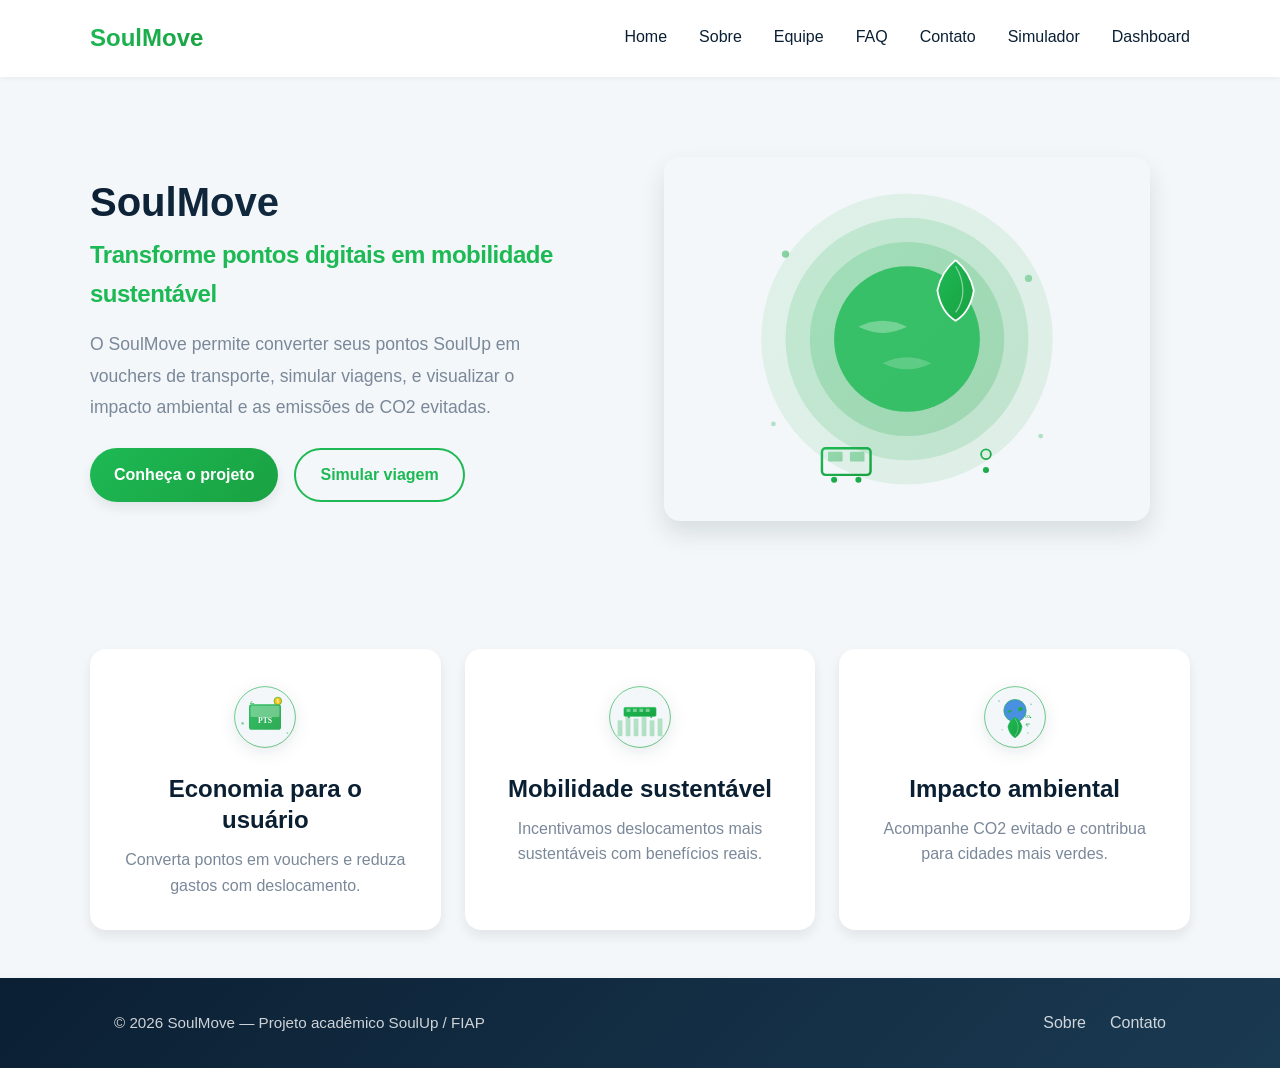
<file: index.html>
<!doctype html>
<html lang="pt-BR">
  <head>
    <meta charset="utf-8" />
    <meta name="viewport" content="width=device-width,initial-scale=1" />
    <title>SoulMove — Home</title>
    <link rel="stylesheet" href="css/style.css">
  </head>
  <body>
    <!-- Header + navigation (visível em todas as páginas) -->
    <header>
      <nav class="nav container">
        <a class="brand" href="index.html">SoulMove</a>
        <button id="btn-hamburger" class="hamburger" aria-label="Abrir menu">☰</button>
        <ul id="menu" class="menu" data-visible="false">
          <li><a href="index.html">Home</a></li>
          <li><a href="sobre.html">Sobre</a></li>
          <li><a href="integrantes.html">Equipe</a></li>
          <li><a href="faq.html">FAQ</a></li>
          <li><a href="contato.html">Contato</a></li>
          <li><a href="simulador.html">Simulador</a></li>
          <li><a href="dashboard.html">Dashboard</a></li>
        </ul>
      </nav>
    </header>

    <main>
      <!-- Hero section -->
      <section class="hero container">
        <div class="hero-content">
          <h1>SoulMove</h1>
          <p class="subtitle">Transforme pontos digitais em mobilidade sustentável</p>
          <p class="lead">O SoulMove permite converter seus pontos SoulUp em vouchers de transporte, simular viagens, e visualizar o impacto ambiental e as emissões de CO2 evitadas.</p>
          <div class="hero-actions">
            <a class="btn" href="sobre.html">Conheça o projeto</a>
            <a class="btn btn-outline" href="simulador.html">Simular viagem</a>
          </div>
        </div>
        <figure class="hero-figure">
          <img src="assets/imagens/hero-soulmove.svg" alt="Ilustração SoulMove - Mobilidade Sustentável">
        </figure>
      </section>

      <!-- Cards -->
      <section class="features container">
        <article class="card">
          <img src="assets/imagens/economia-card.svg" alt="Economia - Converta pontos em benefícios">
          <h2>Economia para o usuário</h2>
          <p>Converta pontos em vouchers e reduza gastos com deslocamento.</p>
        </article>
        <article class="card">
          <img src="assets/imagens/mobilidade-card.svg" alt="Mobilidade - Transporte sustentável">
          <h2>Mobilidade sustentável</h2>
          <p>Incentivamos deslocamentos mais sustentáveis com benefícios reais.</p>
        </article>
        <article class="card">
          <img src="assets/imagens/impacto-card.svg" alt="Impacto - Reduza emissões de CO2">
          <h2>Impacto ambiental</h2>
          <p>Acompanhe CO2 evitado e contribua para cidades mais verdes.</p>
        </article>
      </section>
    </main>

    <footer>
      <div class="container footer-inner">
        <p>© 2026 SoulMove — Projeto acadêmico SoulUp / FIAP</p>
        <nav class="footer-nav">
          <a href="sobre.html">Sobre</a>
          <a href="contato.html">Contato</a>
        </nav>
      </div>
    </footer>

    <script src="js/script.js" defer></script>
  </body>
</html>
</file>
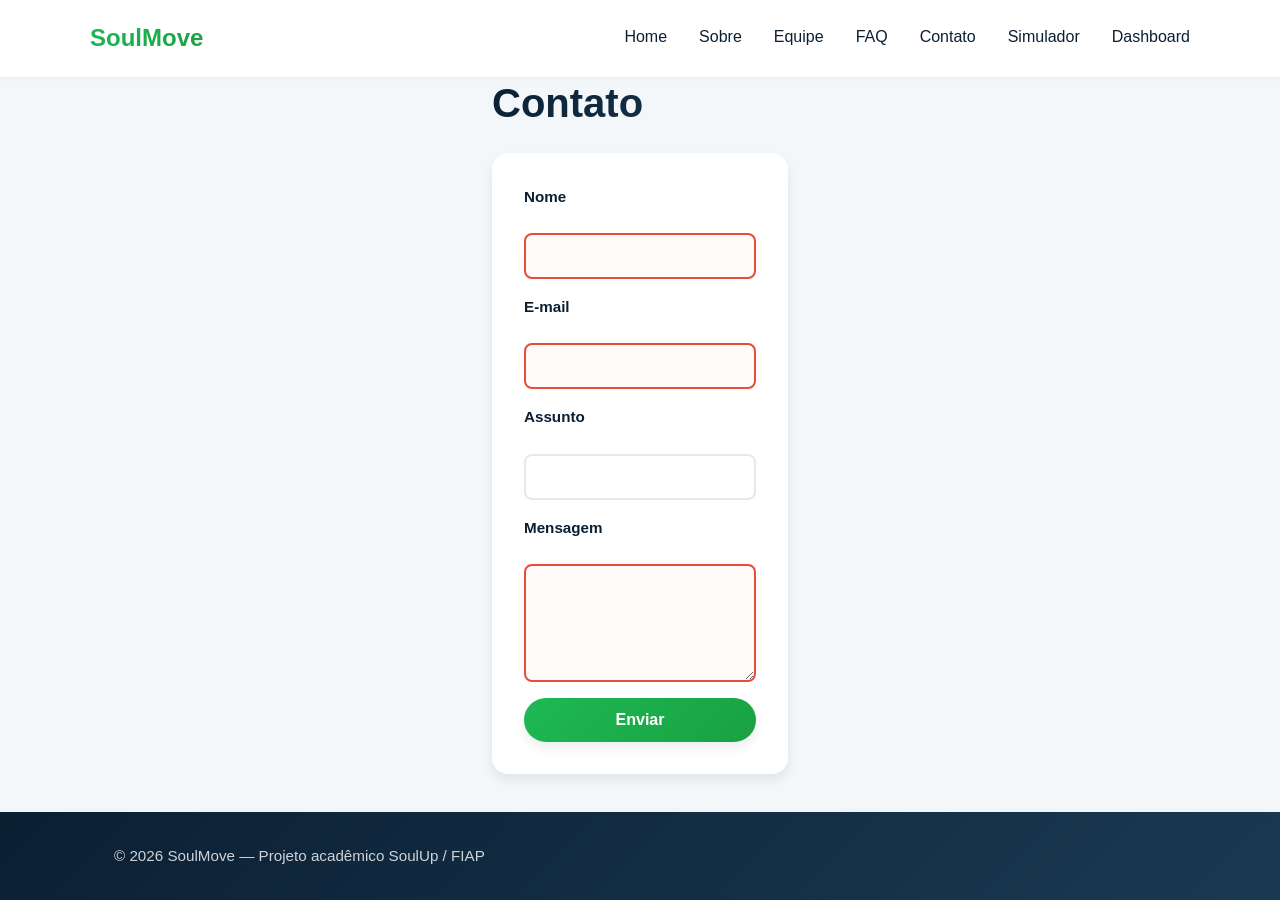
<file: contato.html>
<!doctype html>
<html lang="pt-BR">
  <head>
    <meta charset="utf-8" />
    <meta name="viewport" content="width=device-width,initial-scale=1" />
    <title>SoulMove — Contato</title>
    <link rel="stylesheet" href="css/style.css">
  </head>
  <body>
    <header>
      <nav class="nav container">
        <a class="brand" href="index.html">SoulMove</a>
        <button id="btn-hamburger" class="hamburger" aria-label="Abrir menu">☰</button>
        <ul id="menu" class="menu" data-visible="false">
          <li><a href="index.html">Home</a></li>
          <li><a href="sobre.html">Sobre</a></li>
          <li><a href="integrantes.html">Equipe</a></li>
          <li><a href="faq.html">FAQ</a></li>
          <li><a href="contato.html">Contato</a></li>
          <li><a href="simulador.html">Simulador</a></li>
          <li><a href="dashboard.html">Dashboard</a></li>
        </ul>
      </nav>
    </header>

    <main class="container">
      <h1>Contato</h1>
      <form id="contact-form" class="form">
        <label for="name">Nome</label>
        <input type="text" id="name" name="name" required>

        <label for="email">E-mail</label>
        <input type="email" id="email" name="email" required>

        <label for="subject">Assunto</label>
        <input type="text" id="subject" name="subject">

        <label for="message">Mensagem</label>
        <textarea id="message" name="message" rows="5" required></textarea>

        <div class="form-feedback" id="contact-feedback" aria-live="polite"></div>

        <button type="submit" class="btn">Enviar</button>
      </form>
    </main>

    <footer>
      <div class="container footer-inner">
        <p>© 2026 SoulMove — Projeto acadêmico SoulUp / FIAP</p>
      </div>
    </footer>

    <script src="js/script.js" defer></script>
  </body>
</html>
</file>
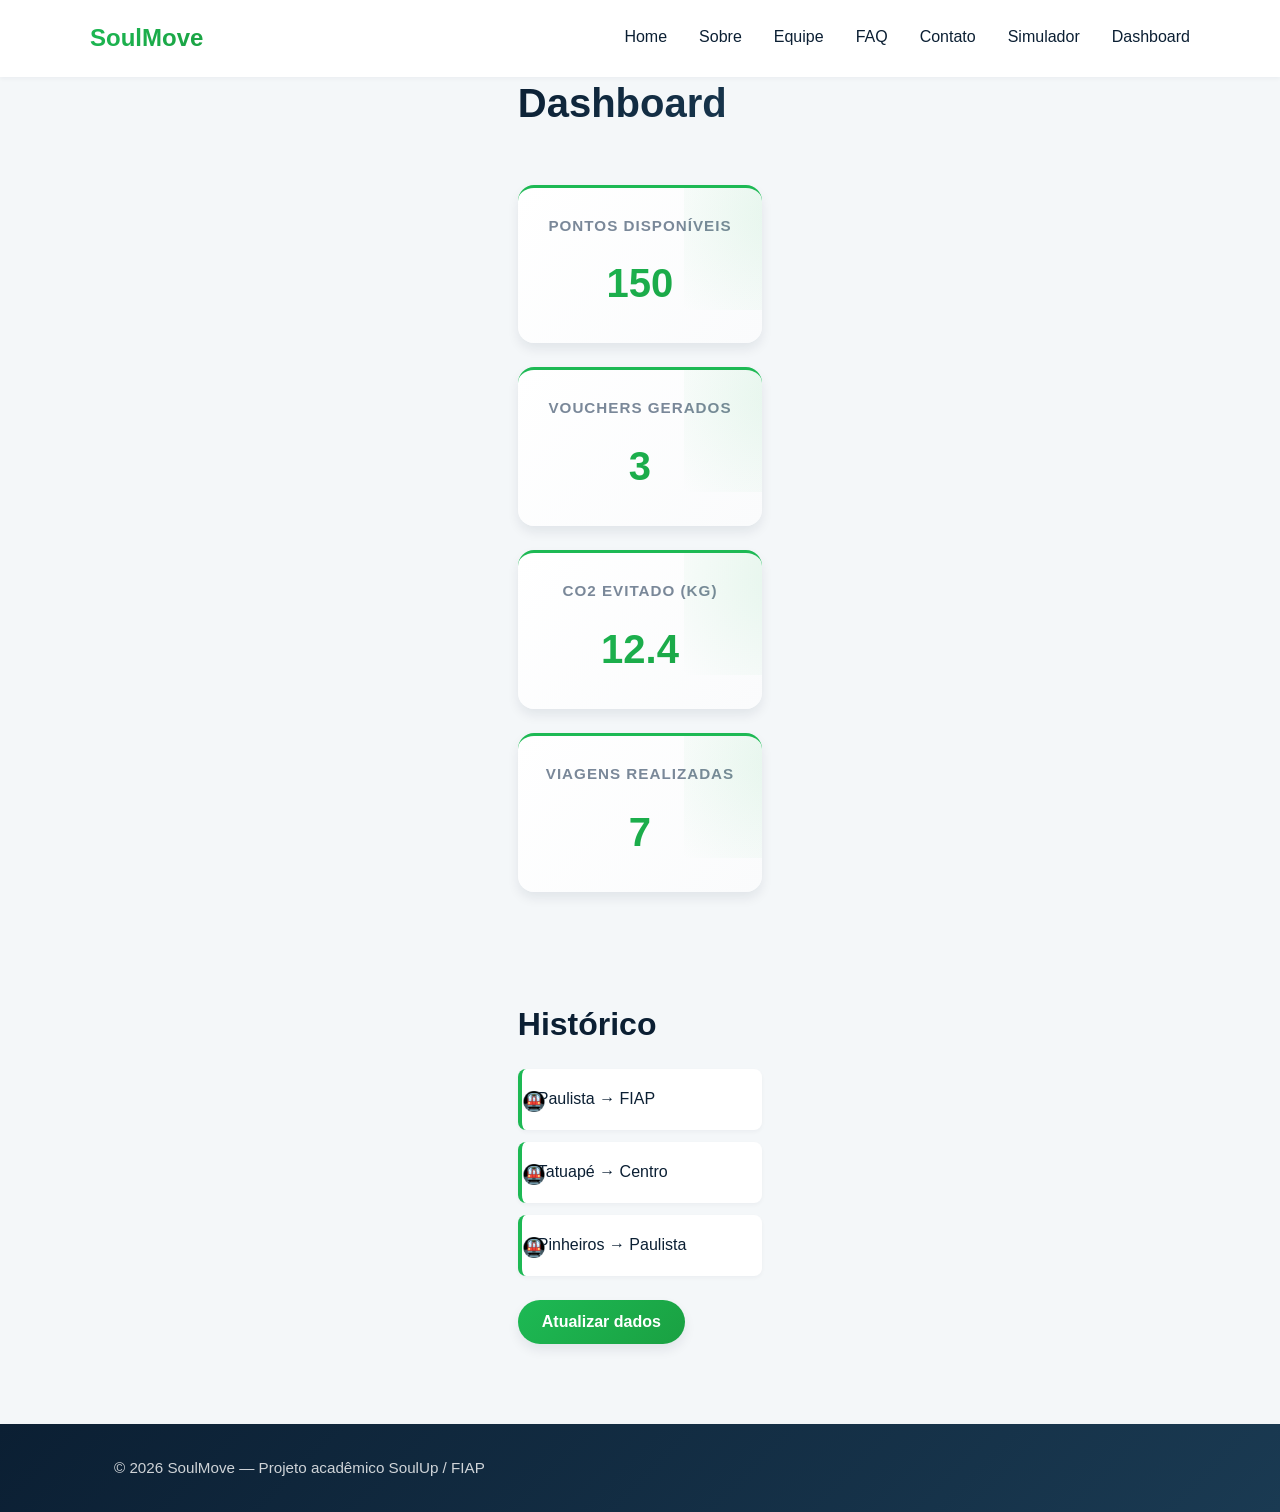
<file: dashboard.html>
<!doctype html>
<html lang="pt-BR">
  <head>
    <meta charset="utf-8" />
    <meta name="viewport" content="width=device-width,initial-scale=1" />
    <title>SoulMove — Dashboard</title>
    <link rel="stylesheet" href="css/style.css">
  </head>
  <body>
    <header>
      <nav class="nav container">
        <a class="brand" href="index.html">SoulMove</a>
        <button id="btn-hamburger" class="hamburger" aria-label="Abrir menu">☰</button>
        <ul id="menu" class="menu" data-visible="false">
          <li><a href="index.html">Home</a></li>
          <li><a href="sobre.html">Sobre</a></li>
          <li><a href="integrantes.html">Equipe</a></li>
          <li><a href="faq.html">FAQ</a></li>
          <li><a href="contato.html">Contato</a></li>
          <li><a href="simulador.html">Simulador</a></li>
          <li><a href="dashboard.html">Dashboard</a></li>
        </ul>
      </nav>
    </header>

    <main class="container">
      <h1>Dashboard</h1>
      <section class="dashboard-grid">
        <div class="dash-card">
          <h2>Pontos disponíveis</h2>
          <p id="dash-points">150</p>
        </div>
        <div class="dash-card">
          <h2>Vouchers gerados</h2>
          <p id="dash-vouchers">3</p>
        </div>
        <div class="dash-card">
          <h2>CO2 evitado (kg)</h2>
          <p id="dash-co2">12.4</p>
        </div>
        <div class="dash-card">
          <h2>Viagens realizadas</h2>
          <p id="dash-trips">7</p>
        </div>
      </section>

      <section class="history">
        <h2>Histórico</h2>
        <ul id="history-list">
          <li>Paulista → FIAP</li>
          <li>Tatuapé → Centro</li>
          <li>Pinheiros → Paulista</li>
        </ul>
        <button id="btn-update" class="btn">Atualizar dados</button>
      </section>
    </main>

    <footer>
      <div class="container footer-inner">
        <p>© 2026 SoulMove — Projeto acadêmico SoulUp / FIAP</p>
      </div>
    </footer>

    <script src="js/script.js" defer></script>
  </body>
</html>
</file>
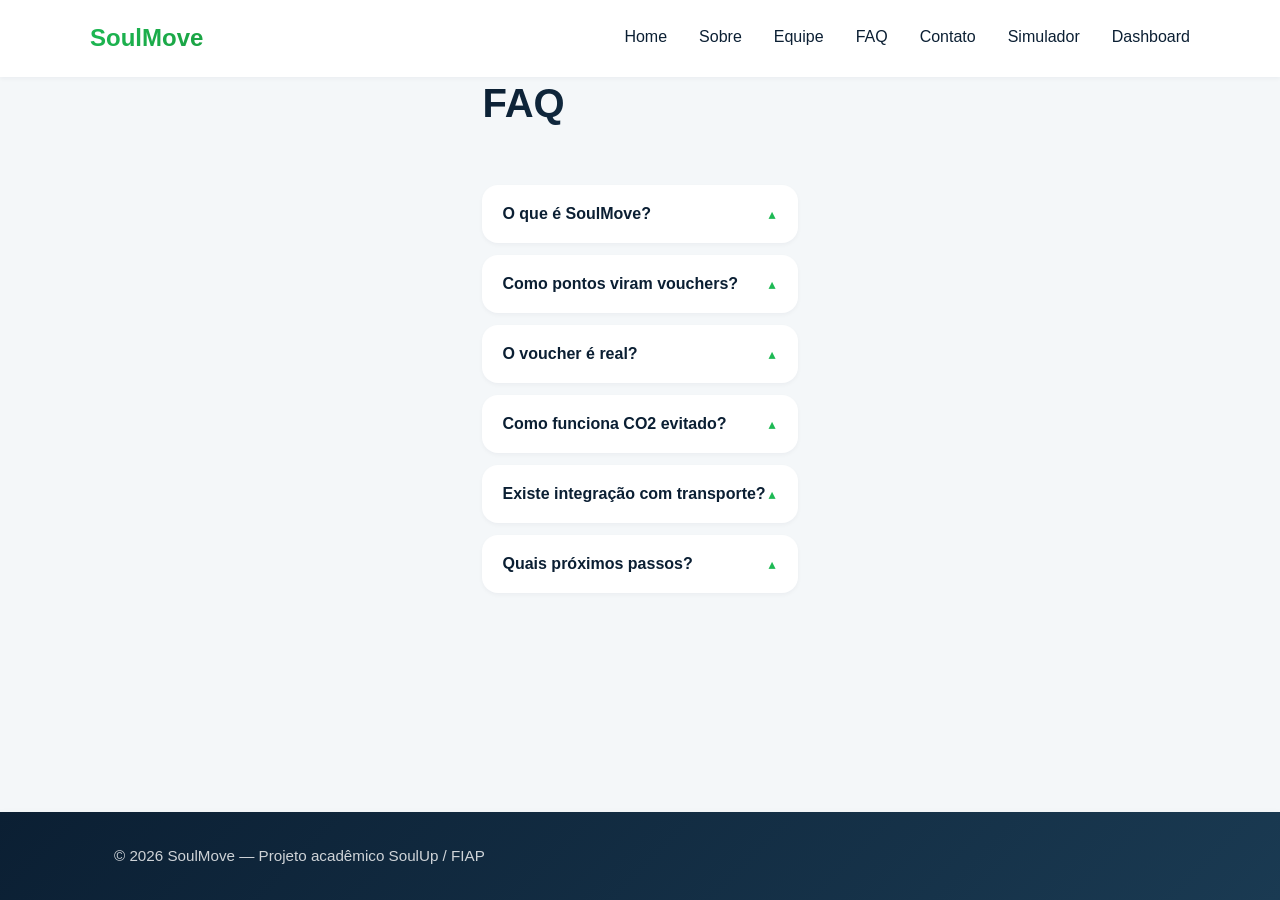
<file: faq.html>
<!doctype html>
<html lang="pt-BR">
  <head>
    <meta charset="utf-8" />
    <meta name="viewport" content="width=device-width,initial-scale=1" />
    <title>SoulMove — FAQ</title>
    <link rel="stylesheet" href="css/style.css">
  </head>
  <body>
    <header>
      <nav class="nav container">
        <a class="brand" href="index.html">SoulMove</a>
        <button id="btn-hamburger" class="hamburger" aria-label="Abrir menu">☰</button>
        <ul id="menu" class="menu" data-visible="false">
          <li><a href="index.html">Home</a></li>
          <li><a href="sobre.html">Sobre</a></li>
          <li><a href="integrantes.html">Equipe</a></li>
          <li><a href="faq.html">FAQ</a></li>
          <li><a href="contato.html">Contato</a></li>
          <li><a href="simulador.html">Simulador</a></li>
          <li><a href="dashboard.html">Dashboard</a></li>
        </ul>
      </nav>
    </header>

    <main class="container">
      <h1>FAQ</h1>
      <section class="accordion" id="faq-accordion">
        <article class="accordion-item">
          <button class="accordion-btn">O que é SoulMove?</button>
          <div class="accordion-panel">SoulMove é uma solução para converter pontos SoulUp em vouchers de transporte e acompanhar impacto ambiental.</div>
        </article>

        <article class="accordion-item">
          <button class="accordion-btn">Como pontos viram vouchers?</button>
          <div class="accordion-panel">Os pontos podem ser trocados por vouchers com valor fixo de R$5,20 (100 pontos) no MVP.</div>
        </article>

        <article class="accordion-item">
          <button class="accordion-btn">O voucher é real?</button>
          <div class="accordion-panel">No MVP acadêmico os vouchers são demonstrativos; a integração real é prevista no roadmap.</div>
        </article>

        <article class="accordion-item">
          <button class="accordion-btn">Como funciona CO2 evitado?</button>
          <div class="accordion-panel">Calculamos a diferença entre emissão por carro e o transporte escolhido multiplicado pela distância.</div>
        </article>

        <article class="accordion-item">
          <button class="accordion-btn">Existe integração com transporte?</button>
          <div class="accordion-panel">No MVP não há integração. APIs reais estão no roadmap futuro.</div>
        </article>

        <article class="accordion-item">
          <button class="accordion-btn">Quais próximos passos?</button>
          <div class="accordion-panel">Integração com operadores, autenticação, acompanhamento por usuário e APIs reais.</div>
        </article>
      </section>
    </main>

    <footer>
      <div class="container footer-inner">
        <p>© 2026 SoulMove — Projeto acadêmico SoulUp / FIAP</p>
      </div>
    </footer>

    <script src="js/script.js" defer></script>
  </body>
</html>
</file>
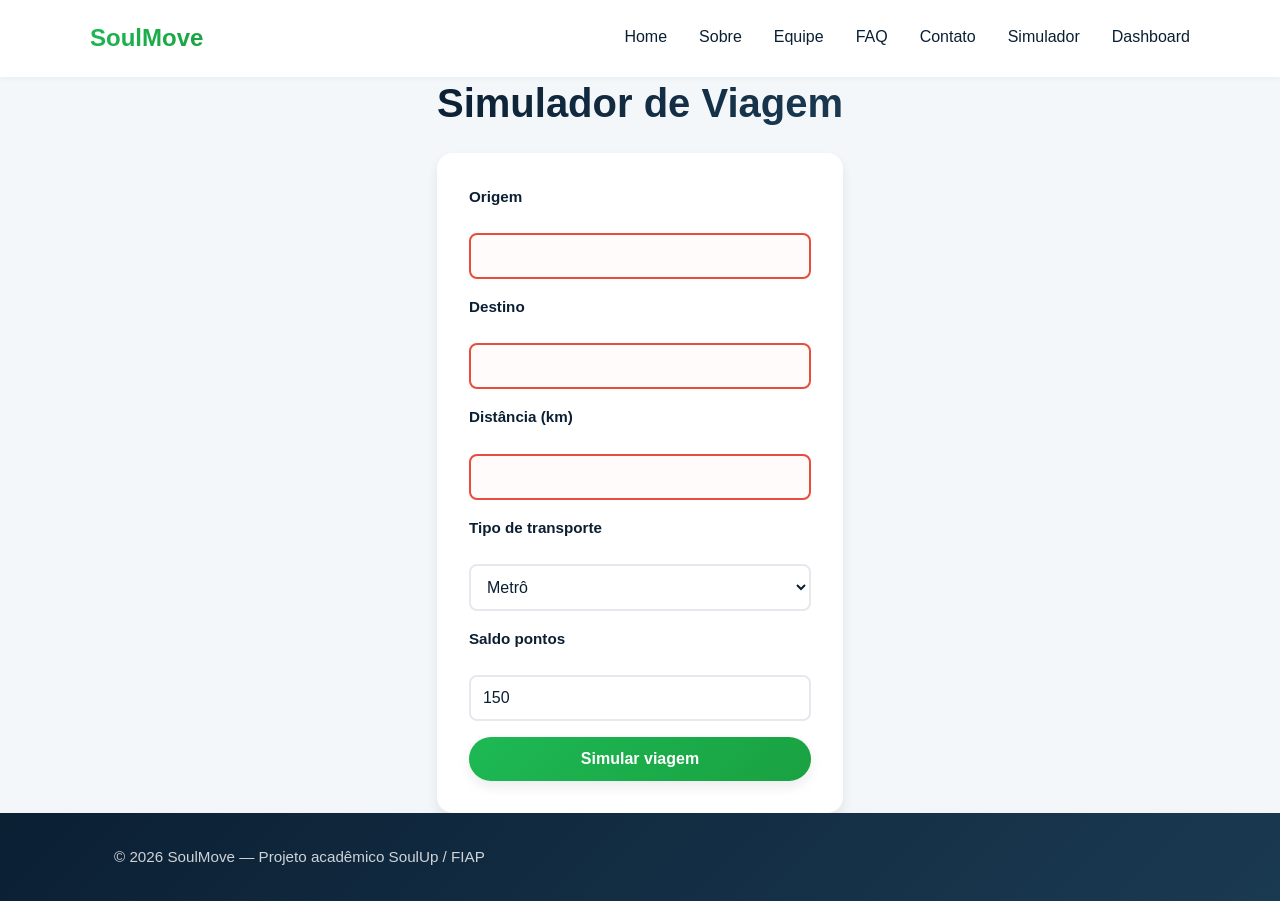
<file: simulador.html>
<!doctype html>
<html lang="pt-BR">
  <head>
    <meta charset="utf-8" />
    <meta name="viewport" content="width=device-width,initial-scale=1" />
    <title>SoulMove — Simulador</title>
    <link rel="stylesheet" href="css/style.css">
  </head>
  <body>
    <header>
      <nav class="nav container">
        <a class="brand" href="index.html">SoulMove</a>
        <button id="btn-hamburger" class="hamburger" aria-label="Abrir menu">☰</button>
        <ul id="menu" class="menu" data-visible="false">
          <li><a href="index.html">Home</a></li>
          <li><a href="sobre.html">Sobre</a></li>
          <li><a href="integrantes.html">Equipe</a></li>
          <li><a href="faq.html">FAQ</a></li>
          <li><a href="contato.html">Contato</a></li>
          <li><a href="simulador.html">Simulador</a></li>
          <li><a href="dashboard.html">Dashboard</a></li>
        </ul>
      </nav>
    </header>

    <main class="container">
      <h1>Simulador de Viagem</h1>
      <form id="sim-form" class="form">
        <label for="origin">Origem</label>
        <input id="origin" name="origin" type="text" required>

        <label for="destination">Destino</label>
        <input id="destination" name="destination" type="text" required>

        <label for="distance">Distância (km)</label>
        <input id="distance" name="distance" type="number" min="0.1" step="0.1" required>

        <label for="transport">Tipo de transporte</label>
        <select id="transport" name="transport" required>
          <option value="metro">Metrô</option>
          <option value="onibus">Ônibus</option>
          <option value="trem">Trem</option>
        </select>

        <label for="balance">Saldo pontos</label>
        <input id="balance" name="balance" type="number" min="0" value="150" required>

        <div class="form-feedback" id="sim-feedback" aria-live="polite"></div>

        <button type="submit" class="btn">Simular viagem</button>
      </form>

      <section id="sim-result" class="sim-result" hidden>
        <h2>Resultado da Simulação</h2>
        <p id="result-transport">Transporte: —</p>
        <p id="result-points">Pontos necessários: —</p>
        <p id="result-voucher">Voucher: R$5,20</p>
        <p id="result-co2">CO2 evitado: — kg</p>
        <p id="result-saldo">Saldo suficiente: —</p>
      </section>
    </main>

    <footer>
      <div class="container footer-inner">
        <p>© 2026 SoulMove — Projeto acadêmico SoulUp / FIAP</p>
      </div>
    </footer>

    <script src="js/script.js" defer></script>
  </body>
</html>
</file>
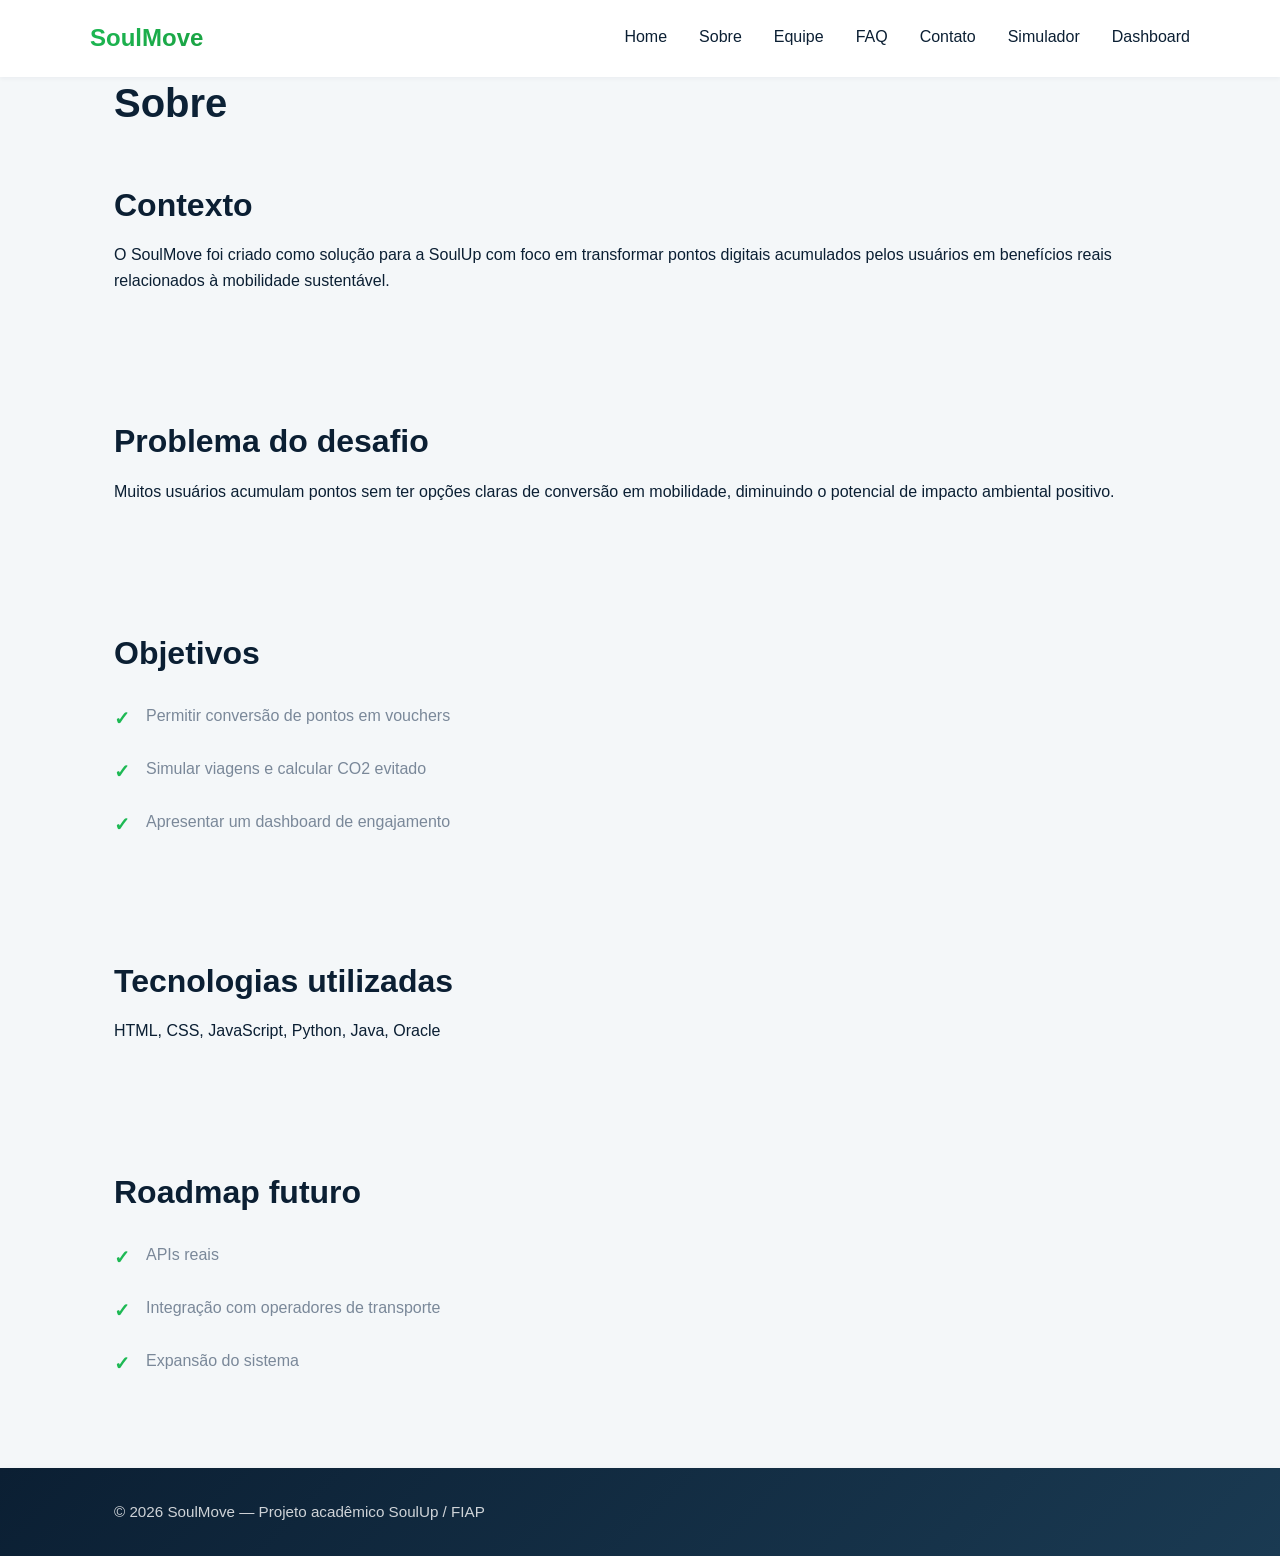
<file: sobre.html>
<!doctype html>
<html lang="pt-BR">
  <head>
    <meta charset="utf-8" />
    <meta name="viewport" content="width=device-width,initial-scale=1" />
    <title>SoulMove — Sobre</title>
    <link rel="stylesheet" href="css/style.css">
  </head>
  <body>
    <header>
      <nav class="nav container">
        <a class="brand" href="index.html">SoulMove</a>
        <button id="btn-hamburger" class="hamburger" aria-label="Abrir menu">☰</button>
        <ul id="menu" class="menu" data-visible="false">
          <li><a href="index.html">Home</a></li>
          <li><a href="sobre.html">Sobre</a></li>
          <li><a href="integrantes.html">Equipe</a></li>
          <li><a href="faq.html">FAQ</a></li>
          <li><a href="contato.html">Contato</a></li>
          <li><a href="simulador.html">Simulador</a></li>
          <li><a href="dashboard.html">Dashboard</a></li>
        </ul>
      </nav>
    </header>

    <main class="container">
      <h1>Sobre</h1>
      <!-- Contexto SoulUp -->
      <section>
        <h2>Contexto</h2>
        <p>O SoulMove foi criado como solução para a SoulUp com foco em transformar pontos digitais acumulados pelos usuários em benefícios reais relacionados à mobilidade sustentável.</p>
      </section>

      <section>
        <h2>Problema do desafio</h2>
        <p>Muitos usuários acumulam pontos sem ter opções claras de conversão em mobilidade, diminuindo o potencial de impacto ambiental positivo.</p>
      </section>

      <section>
        <h2>Objetivos</h2>
        <ul>
          <li>Permitir conversão de pontos em vouchers</li>
          <li>Simular viagens e calcular CO2 evitado</li>
          <li>Apresentar um dashboard de engajamento</li>
        </ul>
      </section>

      <section>
        <h2>Tecnologias utilizadas</h2>
        <p>HTML, CSS, JavaScript, Python, Java, Oracle</p>
      </section>

      <section>
        <h2>Roadmap futuro</h2>
        <ul>
          <li>APIs reais</li>
          <li>Integração com operadores de transporte</li>
          <li>Expansão do sistema</li>
        </ul>
      </section>
    </main>

    <footer>
      <div class="container footer-inner">
        <p>© 2026 SoulMove — Projeto acadêmico SoulUp / FIAP</p>
      </div>
    </footer>

    <script src="js/script.js" defer></script>
  </body>
</html>
</file>
<file: css/style.css>
:root {
  /* Paleta principal */
  --verde: #1DB954;
  --verde-dark: #1aa142;
  --verde-light: #4ecb7f;
  --azul-escuro: #0B1F33;
  --azul-light: #1a3a52;
  --branco: #FFFFFF;
  --cinza-fundo: #F4F7F9;
  --cinza-border: #E5E8EC;
  --cinza-texto: #4B5563;
  --cinza-texto-light: #7a8899;
  
  --success: #29cc39;
  --warning: #ffc107;
  --danger: #e74c3c;
  
  --container: 1100px;
  --radius: 12px;
  --radius-lg: 16px;
  --radius-sm: 8px;
  
  --font-primary: -apple-system, BlinkMacSystemFont, 'Segoe UI', Helvetica, Arial, sans-serif;
  --font-size-base: 16px;
  --font-size-lg: 18px;
  --font-size-xl: 24px;
  --font-size-2xl: 32px;
  --font-size-3xl: 40px;
  
  --shadow-sm: 0 2px 4px rgba(11, 31, 51, 0.04);
  --shadow-md: 0 6px 12px rgba(11, 31, 51, 0.08);
  --shadow-lg: 0 12px 24px rgba(11, 31, 51, 0.12);
  --shadow-xl: 0 20px 40px rgba(11, 31, 51, 0.15);
  
  --transition: all 250ms cubic-bezier(0.4, 0, 0.2, 1);
}

* {
  box-sizing: border-box;
}

html, body {
  height: 100%;
  margin: 0;
  padding: 0;
  font-family: var(--font-primary);
  font-size: var(--font-size-base);
  line-height: 1.6;
  background: var(--cinza-fundo);
  color: var(--azul-escuro);
  -webkit-font-smoothing: antialiased;
  -moz-osx-font-smoothing: grayscale;
}

body {
  display: flex;
  flex-direction: column;
}

main {
  flex: 1;
}

.container {
  max-width: var(--container);
  margin: 0 auto;
  padding: 0 1.5rem;
}

h1, h2, h3, h4, h5, h6 {
  margin-top: 0;
  font-weight: 700;
  line-height: 1.3;
  color: var(--azul-escuro);
}

h1 {
  font-size: var(--font-size-3xl);
  margin-bottom: 1.5rem;
  background: linear-gradient(135deg, var(--azul-escuro), var(--azul-light));
  -webkit-background-clip: text;
  -webkit-text-fill-color: transparent;
  background-clip: text;
}

h2 {
  font-size: var(--font-size-2xl);
  margin-bottom: 1rem;
}

h3 {
  font-size: var(--font-size-xl);
  margin-bottom: 0.75rem;
}

p {
  margin: 0 0 1rem 0;
}

a {
  color: var(--verde);
  text-decoration: none;
  transition: var(--transition);
}

a:hover {
  color: var(--verde-dark);
  text-decoration: underline;
}

a:focus {
  outline: 2px solid var(--verde);
  outline-offset: 2px;
  border-radius: 2px;
}

header {
  background: var(--branco);
  box-shadow: var(--shadow-sm);
  position: sticky;
  top: 0;
  z-index: 100;
}

.nav {
  display: flex;
  align-items: center;
  justify-content: space-between;
  padding: 1rem 0;
  gap: 2rem;
}

.brand {
  font-weight: 800;
  color: var(--azul-escuro);
  text-decoration: none;
  font-size: 1.5rem;
  white-space: nowrap;
  background: linear-gradient(135deg, var(--verde), var(--verde-dark));
  -webkit-background-clip: text;
  -webkit-text-fill-color: transparent;
  background-clip: text;
  transition: var(--transition);
}

.brand:hover {
  transform: scale(1.05);
}

.brand:focus {
  outline: 2px solid var(--verde);
  outline-offset: 2px;
  border-radius: 4px;
}

.menu {
  list-style: none;
  display: flex;
  gap: 2rem;
  margin: 0;
  padding: 0;
  align-items: center;
}

.menu li {
  position: relative;
}

.menu a {
  color: var(--azul-escuro);
  font-weight: 500;
  font-size: 1rem;
  padding: 0.5rem 0;
  display: inline-block;
  border-bottom: 3px solid transparent;
  transition: var(--transition);
}

.menu a:hover,
.menu a:focus {
  color: var(--verde);
  border-bottom-color: var(--verde);
}

.hamburger {
  display: none;
  background: none;
  border: 0;
  font-size: 1.5rem;
  cursor: pointer;
  color: var(--azul-escuro);
  padding: 0.5rem;
  transition: var(--transition);
}

.hamburger:hover,
.hamburger:focus {
  color: var(--verde);
  outline: 2px solid var(--verde);
  outline-offset: 2px;
  border-radius: 4px;
}

.hero {
  display: flex;
  gap: 3rem;
  align-items: center;
  padding: 4rem 0;
}

.hero-content {
  flex: 1;
}

.hero-content h1 {
  font-size: var(--font-size-3xl);
  margin-bottom: 0.5rem;
}

.subtitle {
  color: var(--verde);
  font-weight: 700;
  font-size: var(--font-size-xl);
  margin: 0 0 1rem 0;
  letter-spacing: -0.5px;
}

.lead {
  color: var(--cinza-texto-light);
  font-size: 1.1rem;
  line-height: 1.8;
  margin-bottom: 1.5rem;
}

.hero-figure {
  flex: 1;
  display: flex;
  justify-content: center;
  align-items: center;
}

.hero-figure img {
  max-width: 100%;
  height: auto;
  border-radius: var(--radius-lg);
  box-shadow: var(--shadow-lg);
  transition: var(--transition);
}

.hero-figure img:hover {
  transform: translateY(-8px);
  box-shadow: var(--shadow-xl);
}

.hero-actions {
  display: flex;
  gap: 1rem;
  flex-wrap: wrap;
}

.btn {
  background: linear-gradient(135deg, var(--verde), var(--verde-dark));
  color: var(--branco);
  padding: 0.75rem 1.5rem;
  border-radius: 999px;
  text-decoration: none;
  border: 0;
  display: inline-flex;
  align-items: center;
  justify-content: center;
  gap: 0.5rem;
  font-weight: 600;
  font-size: 1rem;
  cursor: pointer;
  transition: var(--transition);
  box-shadow: var(--shadow-md);
  position: relative;
  overflow: hidden;
  min-height: 44px;
  min-width: 44px;
}

.btn:hover {
  transform: translateY(-2px);
  box-shadow: var(--shadow-lg);
}

.btn:active {
  transform: translateY(0);
}

.btn:focus {
  outline: 3px solid var(--verde);
  outline-offset: 2px;
}

.btn-outline {
  background: transparent;
  border: 2px solid var(--verde);
  color: var(--verde);
  box-shadow: none;
}

.btn-outline:hover {
  background: rgba(29, 185, 84, 0.1);
}

.features {
  display: grid;
  grid-template-columns: repeat(auto-fit, minmax(280px, 1fr));
  gap: 1.5rem;
  padding: 3rem 0;
}

.card {
  background: var(--branco);
  padding: 2rem;
  border-radius: var(--radius-lg);
  box-shadow: var(--shadow-md);
  text-align: center;
  transition: var(--transition);
  border-top: 4px solid transparent;
  position: relative;
}

.card:hover {
  transform: translateY(-8px);
  box-shadow: var(--shadow-xl);
  border-top-color: var(--verde);
}

.card::before {
  content: '';
  position: absolute;
  top: 0;
  left: 0;
  right: 0;
  bottom: 0;
  background: linear-gradient(135deg, rgba(29, 185, 84, 0.05), transparent);
  border-radius: var(--radius-lg);
  opacity: 0;
  transition: var(--transition);
  pointer-events: none;
}

.card:hover::before {
  opacity: 1;
}

.card h2 {
  font-size: 1.5rem;
  margin-bottom: 0.75rem;
  color: var(--azul-escuro);
}

.card p {
  color: var(--cinza-texto-light);
  margin-bottom: 0;
}

.card img {
  width: 64px;
  height: 64px;
  margin-bottom: 1rem;
  filter: drop-shadow(0 4px 8px rgba(11, 31, 51, 0.1));
  transition: var(--transition);
}

.card:hover img {
  transform: scale(1.1) rotate(5deg);
}

section {
  margin-bottom: 3rem;
  padding: 2rem 0;
}

section ul {
  list-style: none;
  padding: 0;
  margin: 0;
}

section li {
  padding: 0.75rem 0 0.75rem 2rem;
  position: relative;
  color: var(--cinza-texto-light);
  line-height: 1.8;
}

section li::before {
  content: '✓';
  position: absolute;
  left: 0;
  color: var(--verde);
  font-weight: bold;
  font-size: 1.2rem;
}

.form {
  display: flex;
  flex-direction: column;
  gap: 1rem;
  max-width: 520px;
  background: var(--branco);
  padding: 2rem;
  border-radius: var(--radius-lg);
  box-shadow: var(--shadow-md);
}

label {
  font-weight: 600;
  color: var(--azul-escuro);
  display: block;
  margin-bottom: 0.5rem;
  font-size: 0.95rem;
}

input,
select,
textarea {
  padding: 0.75rem;
  border-radius: var(--radius-sm);
  border: 2px solid var(--cinza-border);
  font-family: var(--font-primary);
  font-size: 1rem;
  color: var(--azul-escuro);
  transition: var(--transition);
  background: var(--branco);
}

input:hover,
select:hover,
textarea:hover {
  border-color: var(--verde-light);
}

input:focus,
select:focus,
textarea:focus {
  outline: none;
  border-color: var(--verde);
  box-shadow: 0 0 0 3px rgba(29, 185, 84, 0.1);
}

input[type="email"]::placeholder,
input[type="text"]::placeholder,
textarea::placeholder {
  color: var(--cinza-texto-light);
}

input:invalid:not(:placeholder-shown),
textarea:invalid:not(:placeholder-shown) {
  border-color: var(--danger);
  background-color: rgba(231, 76, 60, 0.02);
}

.form-feedback {
  min-height: 1.4rem;
  font-size: 0.95rem;
  font-weight: 500;
  color: var(--danger);
  animation: slideDown 300ms ease-out;
}

.form-feedback:empty {
  display: none;
}

@keyframes slideDown {
  from {
    opacity: 0;
    transform: translateY(-10px);
  }
  to {
    opacity: 1;
    transform: translateY(0);
  }
}

.accordion {
  max-width: 800px;
}

.accordion-item {
  background: var(--branco);
  margin-bottom: 0.75rem;
  border-radius: var(--radius-lg);
  overflow: hidden;
  box-shadow: var(--shadow-sm);
  transition: var(--transition);
}

.accordion-item:hover {
  box-shadow: var(--shadow-md);
}

.accordion-btn {
  width: 100%;
  text-align: left;
  padding: 1.25rem;
  border: 0;
  background: none;
  font-weight: 600;
  font-size: 1rem;
  color: var(--azul-escuro);
  cursor: pointer;
  display: flex;
  justify-content: space-between;
  align-items: center;
  transition: var(--transition);
  position: relative;
}

.accordion-btn:hover {
  color: var(--verde);
}

.accordion-btn:focus {
  outline: 2px solid var(--verde);
  outline-offset: -2px;
}

.accordion-btn::after {
  content: '▼';
  font-size: 0.75rem;
  color: var(--verde);
  transition: transform 300ms ease-out;
  transform: translateY(2px);
}

.accordion-item .accordion-btn:not(:has(+ .accordion-panel[style*="display: none"]))::after {
  transform: rotate(-180deg) translateY(-2px);
}

.accordion-panel {
  padding: 0 1.25rem 1.25rem 1.25rem;
  color: var(--cinza-texto-light);
  line-height: 1.8;
  display: none;
  animation: slideDown 300ms ease-out;
  border-top: 1px solid var(--cinza-border);
}

.sim-result {
  margin-top: 1.5rem;
  background: linear-gradient(135deg, rgba(29, 185, 84, 0.1), rgba(29, 185, 84, 0.05));
  padding: 1.5rem;
  border-radius: var(--radius-lg);
  border-left: 4px solid var(--verde);
  box-shadow: var(--shadow-md);
}

.sim-result h2 {
  color: var(--verde);
  margin-bottom: 1rem;
}

.sim-result p {
  display: flex;
  justify-content: space-between;
  padding: 0.75rem 0;
  border-bottom: 1px solid rgba(29, 185, 84, 0.2);
  color: var(--azul-escuro);
  font-weight: 500;
}

.sim-result p:last-child {
  border-bottom: none;
}

.dashboard-grid {
  display: grid;
  grid-template-columns: repeat(auto-fit, minmax(240px, 1fr));
  gap: 1.5rem;
  padding: 2rem 0;
}

.dash-card {
  background: linear-gradient(135deg, var(--branco), #fafbfc);
  padding: 1.75rem;
  border-radius: var(--radius-lg);
  box-shadow: var(--shadow-md);
  text-align: center;
  transition: var(--transition);
  border-top: 3px solid var(--verde);
  position: relative;
  overflow: hidden;
}

.dash-card::before {
  content: '';
  position: absolute;
  top: -50%;
  right: -50%;
  width: 200px;
  height: 200px;
  background: radial-gradient(circle, rgba(29, 185, 84, 0.1), transparent);
  pointer-events: none;
  transition: var(--transition);
}

.dash-card:hover {
  transform: translateY(-8px);
  box-shadow: var(--shadow-lg);
}

.dash-card:hover::before {
  top: -25%;
  right: -25%;
}

.dash-card h2 {
  font-size: 0.95rem;
  color: var(--cinza-texto-light);
  font-weight: 600;
  margin-bottom: 1rem;
  text-transform: uppercase;
  letter-spacing: 1px;
}

.dash-card p {
  font-size: 2.5rem;
  font-weight: 800;
  margin: 0;
  background: linear-gradient(135deg, var(--verde), var(--verde-dark));
  -webkit-background-clip: text;
  -webkit-text-fill-color: transparent;
  background-clip: text;
}

.history {
  margin-top: 2rem;
  padding: 2rem 0;
}

.history h2 {
  margin-bottom: 1.5rem;
}

#history-list {
  list-style: none;
  padding: 0;
  margin: 0 0 1.5rem 0;
}

#history-list li {
  background: var(--branco);
  padding: 1rem;
  margin-bottom: 0.75rem;
  border-radius: var(--radius-sm);
  border-left: 4px solid var(--verde);
  color: var(--azul-escuro);
  box-shadow: var(--shadow-sm);
  transition: var(--transition);
}

#history-list li:hover {
  box-shadow: var(--shadow-md);
  transform: translateX(4px);
}

#history-list li::before {
  content: '🚇 ';
  margin-right: 0.5rem;
}

.team-grid {
  display: grid;
  grid-template-columns: repeat(auto-fit, minmax(260px, 1fr));
  gap: 2rem;
  padding: 2rem 0;
}

.member {
  position: relative;
  overflow: hidden;
}

.member img {
  width: 100%;
  height: 200px;
  object-fit: cover;
  border-radius: var(--radius-lg) var(--radius-lg) 0 0;
  transition: var(--transition);
}

.member:hover img {
  transform: scale(1.05);
}

.member h2 {
  font-size: 1.25rem;
  margin-bottom: 0.5rem;
}

.member p {
  margin-bottom: 0.5rem;
  color: var(--cinza-texto-light);
  font-size: 0.95rem;
}

.member .links {
  padding-top: 1rem;
  border-top: 1px solid var(--cinza-border);
  font-size: 0.9rem;
}

.member .links a {
  color: var(--verde);
  font-weight: 600;
}

footer {
  background: linear-gradient(135deg, var(--azul-escuro), var(--azul-light));
  color: var(--branco);
  padding: 2rem 0;
  margin-top: auto;
  box-shadow: var(--shadow-md);
}

footer p {
  margin: 0;
  color: rgba(255, 255, 255, 0.8);
  font-size: 0.95rem;
}

.footer-inner {
  display: flex;
  justify-content: space-between;
  align-items: center;
  gap: 1rem;
  flex-wrap: wrap;
}

.footer-nav {
  display: flex;
  gap: 1.5rem;
}

.footer-nav a {
  color: rgba(255, 255, 255, 0.8);
  font-weight: 500;
  transition: var(--transition);
}

.footer-nav a:hover {
  color: var(--verde);
  text-decoration: none;
}

@media (max-width: 992px) {
  .hero {
    flex-direction: column;
    padding: 2rem 0;
  }

  h1 {
    font-size: 2.5rem;
  }

  .container {
    padding: 0 1rem;
  }
}

@media (max-width: 768px) {
  .hamburger {
    display: flex;
    align-items: center;
    justify-content: center;
  }

  .nav {
    padding: 0.75rem 0;
  }

  .menu {
    position: absolute;
    top: 100%;
    left: 0;
    right: 0;
    background: var(--branco);
    flex-direction: column;
    padding: 1rem;
    gap: 0.5rem;
    border-radius: 0 0 var(--radius-lg) var(--radius-lg);
    box-shadow: var(--shadow-lg);
    display: none;
    z-index: 50;
    max-height: calc(100vh - 64px);
    overflow-y: auto;
  }

  .menu[data-visible="true"] {
    display: flex;
  }

  .menu a {
    padding: 0.75rem;
    border-bottom: none;
  }

  .menu a:hover,
  .menu a:focus {
    background: var(--cinza-fundo);
    border-radius: var(--radius-sm);
  }

  h1 {
    font-size: 2rem;
  }

  h2 {
    font-size: 1.5rem;
  }

  .hero-actions {
    flex-direction: column;
    width: 100%;
  }

  .btn {
    width: 100%;
    justify-content: center;
  }

  .features {
    grid-template-columns: 1fr;
  }

  .form {
    padding: 1.5rem;
  }

  .footer-inner {
    flex-direction: column;
    text-align: center;
  }

  .footer-nav {
    width: 100%;
    justify-content: center;
  }

  .dashboard-grid {
    grid-template-columns: repeat(2, 1fr);
  }

  .team-grid {
    grid-template-columns: 1fr;
  }
}

@media (max-width: 480px) {
  h1 {
    font-size: 1.75rem;
  }

  h2 {
    font-size: 1.25rem;
  }

  .subtitle {
    font-size: 1rem;
  }

  .hero-figure img {
    max-width: 200px;
  }

  .container {
    padding: 0 1rem;
  }

  .nav {
    gap: 1rem;
  }

  .brand {
    font-size: 1.25rem;
  }

  .btn {
    padding: 0.65rem 1rem;
    font-size: 0.95rem;
  }

  .card {
    padding: 1.25rem;
  }

  .form {
    padding: 1rem;
  }

  .dashboard-grid {
    grid-template-columns: 1fr;
  }

  .accordion-btn {
    padding: 1rem;
  }

  .accordion-panel {
    padding: 0 1rem 1rem 1rem;
  }

  .sim-result {
    padding: 1rem;
  }

  .footer-inner {
    gap: 0.5rem;
  }
}

@media (prefers-reduced-motion: reduce) {
  *,
  *::before,
  *::after {
    animation-duration: 0.01ms !important;
    animation-iteration-count: 1 !important;
    transition-duration: 0.01ms !important;
  }
}

@media (prefers-color-scheme: dark) {
  :root {
    --branco: #1a2332;
    --cinza-fundo: #0f1823;
    --cinza-border: #2a3847;
    --cinza-texto: #b0b8c1;
    --cinza-texto-light: #8a92a1;
  }

  body {
    background: var(--cinza-fundo);
    color: var(--cinza-texto);
  }

  input,
  select,
  textarea {
    background: #222d3a;
    border-color: var(--cinza-border);
    color: var(--cinza-texto);
  }
}

.text-center {
  text-align: center;
}

.text-right {
  text-align: right;
}

.mt-1 {
  margin-top: 0.5rem;
}

.mt-2 {
  margin-top: 1rem;
}

.mb-1 {
  margin-bottom: 0.5rem;
}

.mb-2 {
  margin-bottom: 1rem;
}

:focus-visible {
  outline: 2px solid var(--verde);
  outline-offset: 2px;
}
</file>
